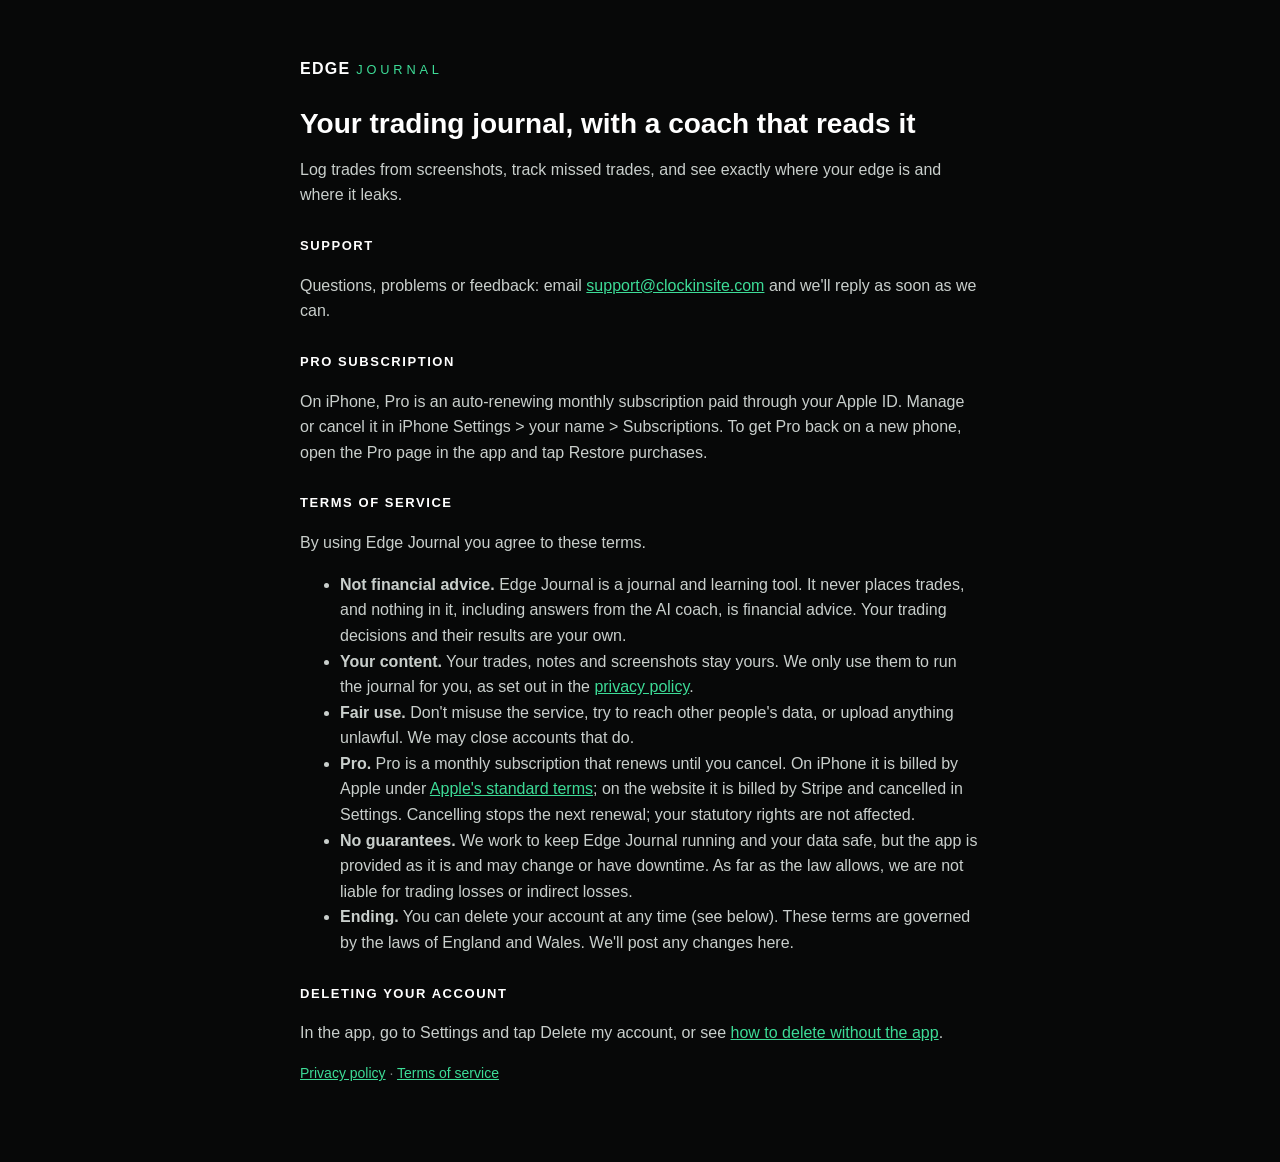
<file: index.html>
<!doctype html>
<html lang="en">
<head>
<meta charset="utf-8">
<meta name="viewport" content="width=device-width, initial-scale=1">
<title>Edge Journal support</title>
<link rel="stylesheet" href="style.css">
</head>
<body>
<main>
  <p class="brand">EDGE <span>JOURNAL</span></p>
  <h1>Your trading journal, with a coach that reads it</h1>
  <p>Log trades from screenshots, track missed trades, and see exactly where your edge is and where it leaks.</p>

  <h2>Support</h2>
  <p>Questions, problems or feedback: email <a href="mailto:support@clockinsite.com">support@clockinsite.com</a> and we'll reply as soon as we can.</p>

  <h2>Pro subscription</h2>
  <p>On iPhone, Pro is an auto-renewing monthly subscription paid through your Apple ID. Manage or cancel it in iPhone Settings &gt; your name &gt; Subscriptions. To get Pro back on a new phone, open the Pro page in the app and tap Restore purchases.</p>

  <h2 id="terms">Terms of service</h2>
  <p>By using Edge Journal you agree to these terms.</p>
  <ul>
    <li><strong>Not financial advice.</strong> Edge Journal is a journal and learning tool. It never places trades, and nothing in it, including answers from the AI coach, is financial advice. Your trading decisions and their results are your own.</li>
    <li><strong>Your content.</strong> Your trades, notes and screenshots stay yours. We only use them to run the journal for you, as set out in the <a href="privacy.html">privacy policy</a>.</li>
    <li><strong>Fair use.</strong> Don't misuse the service, try to reach other people's data, or upload anything unlawful. We may close accounts that do.</li>
    <li><strong>Pro.</strong> Pro is a monthly subscription that renews until you cancel. On iPhone it is billed by Apple under <a href="https://www.apple.com/legal/internet-services/itunes/dev/stdeula/">Apple's standard terms</a>; on the website it is billed by Stripe and cancelled in Settings. Cancelling stops the next renewal; your statutory rights are not affected.</li>
    <li><strong>No guarantees.</strong> We work to keep Edge Journal running and your data safe, but the app is provided as it is and may change or have downtime. As far as the law allows, we are not liable for trading losses or indirect losses.</li>
    <li><strong>Ending.</strong> You can delete your account at any time (see below). These terms are governed by the laws of England and Wales. We'll post any changes here.</li>
  </ul>

  <h2>Deleting your account</h2>
  <p>In the app, go to Settings and tap Delete my account, or see <a href="delete-account.html">how to delete without the app</a>.</p>

  <p class="dim"><a href="privacy.html">Privacy policy</a> &middot; <a href="#terms">Terms of service</a></p>
</main>
</body>
</html>
</file>
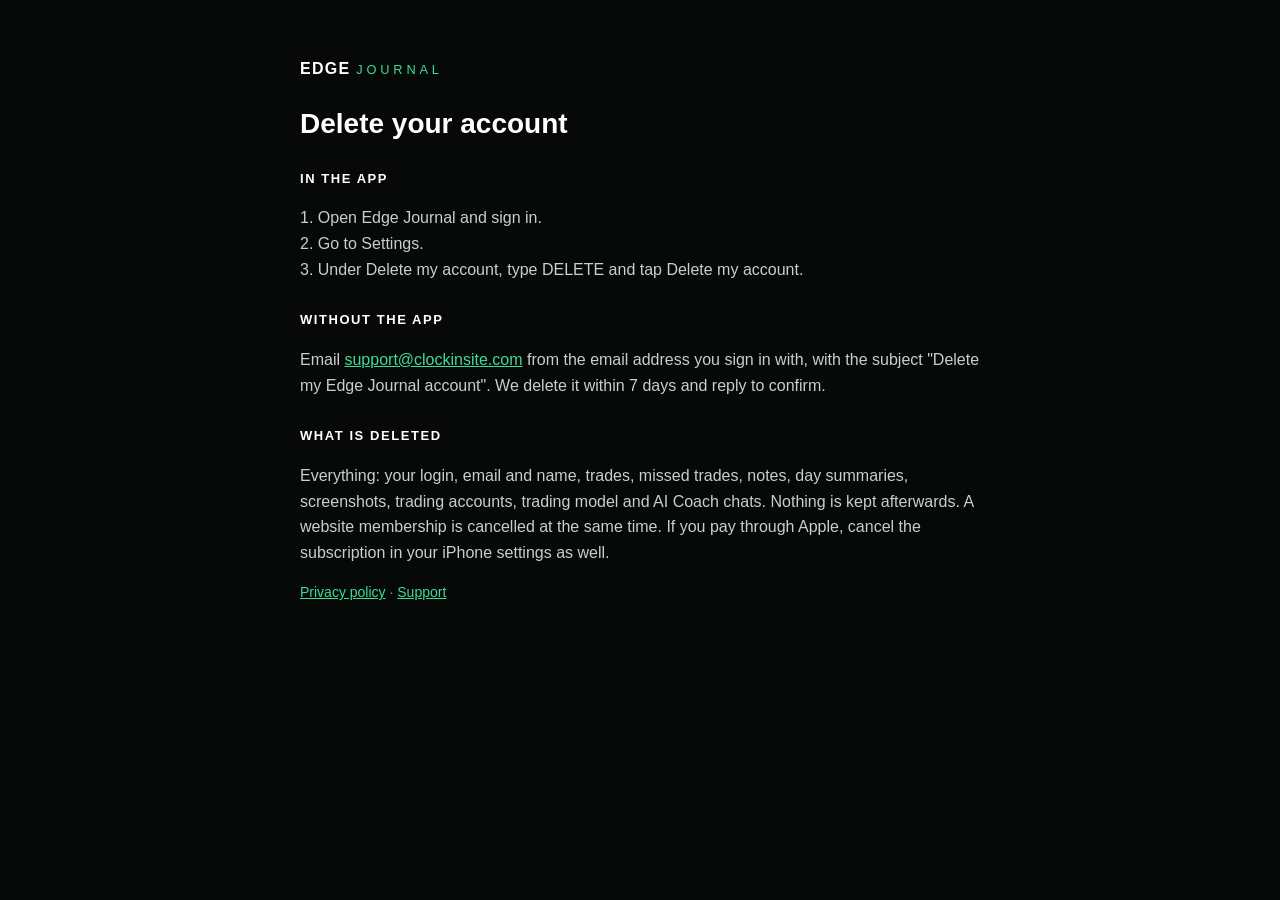
<file: delete-account.html>
<!doctype html>
<html lang="en">
<head>
<meta charset="utf-8">
<meta name="viewport" content="width=device-width, initial-scale=1">
<title>Delete your Edge Journal account</title>
<link rel="stylesheet" href="style.css">
</head>
<body>
<main>
  <p class="brand">EDGE <span>JOURNAL</span></p>
  <h1>Delete your account</h1>

  <h2>In the app</h2>
  <p>1. Open Edge Journal and sign in.<br>2. Go to Settings.<br>3. Under Delete my account, type DELETE and tap Delete my account.</p>

  <h2>Without the app</h2>
  <p>Email <a href="mailto:support@clockinsite.com?subject=Delete%20my%20Edge%20Journal%20account">support@clockinsite.com</a> from the email address you sign in with, with the subject "Delete my Edge Journal account". We delete it within 7 days and reply to confirm.</p>

  <h2>What is deleted</h2>
  <p>Everything: your login, email and name, trades, missed trades, notes, day summaries, screenshots, trading accounts, trading model and AI Coach chats. Nothing is kept afterwards. A website membership is cancelled at the same time. If you pay through Apple, cancel the subscription in your iPhone settings as well.</p>

  <p class="dim"><a href="privacy.html">Privacy policy</a> · <a href="index.html">Support</a></p>
</main>
</body>
</html>
</file>
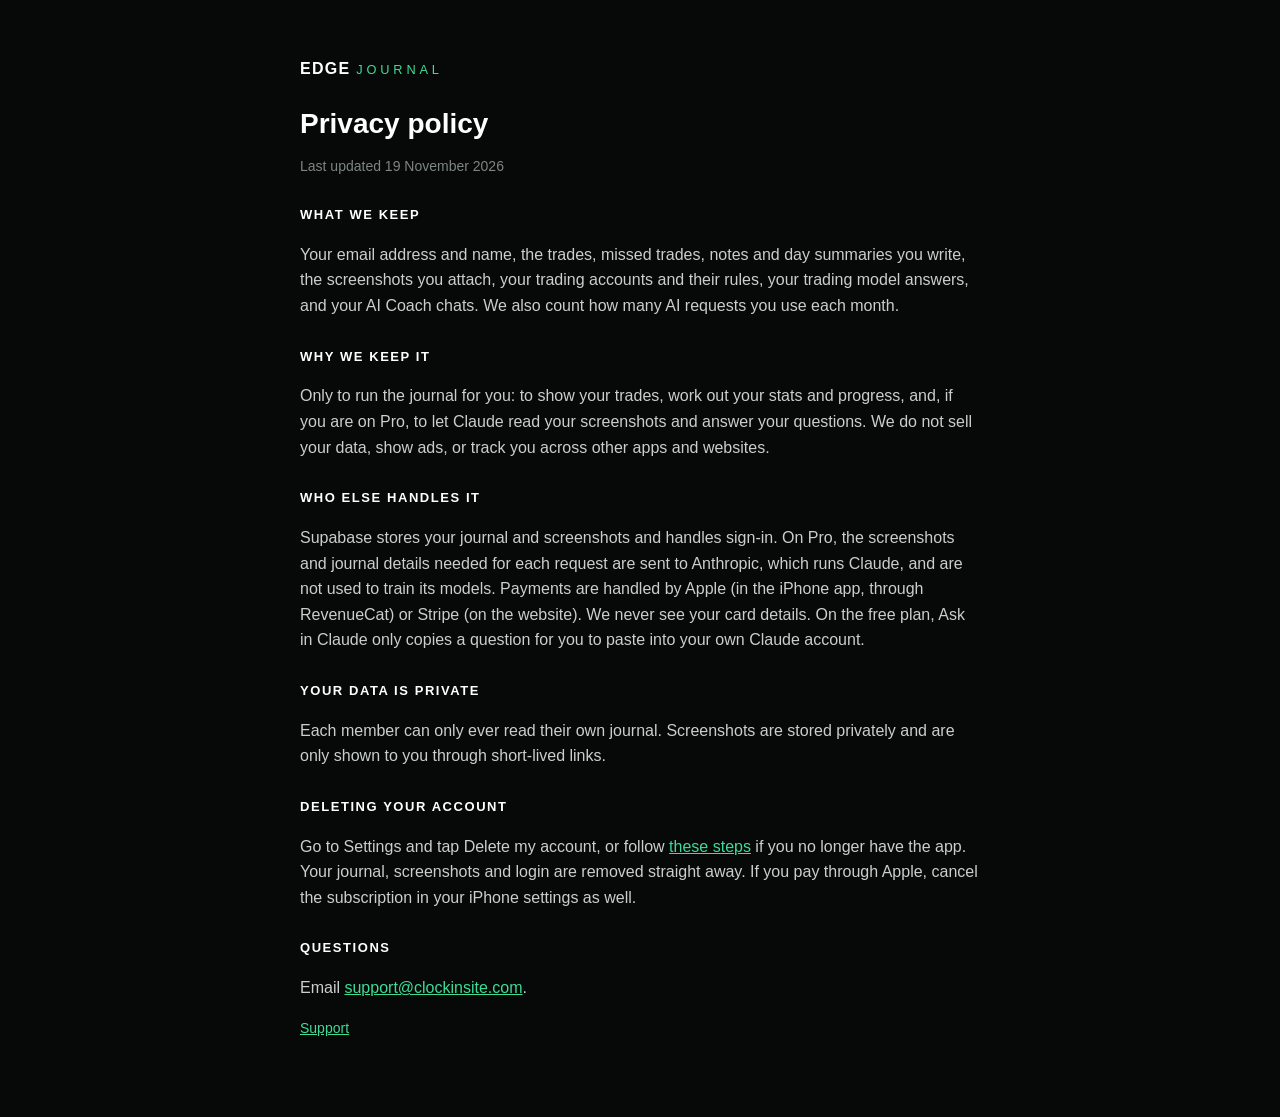
<file: privacy.html>
<!doctype html>
<html lang="en">
<head>
<meta charset="utf-8">
<meta name="viewport" content="width=device-width, initial-scale=1">
<title>Edge Journal privacy policy</title>
<link rel="stylesheet" href="style.css">
</head>
<body>
<main>
  <p class="brand">EDGE <span>JOURNAL</span></p>
  <h1>Privacy policy</h1>
  <p class="dim">Last updated 19 November 2026</p>

  <h2>What we keep</h2>
  <p>Your email address and name, the trades, missed trades, notes and day summaries you write, the screenshots you attach, your trading accounts and their rules, your trading model answers, and your AI Coach chats. We also count how many AI requests you use each month.</p>

  <h2>Why we keep it</h2>
  <p>Only to run the journal for you: to show your trades, work out your stats and progress, and, if you are on Pro, to let Claude read your screenshots and answer your questions. We do not sell your data, show ads, or track you across other apps and websites.</p>

  <h2>Who else handles it</h2>
  <p>Supabase stores your journal and screenshots and handles sign-in. On Pro, the screenshots and journal details needed for each request are sent to Anthropic, which runs Claude, and are not used to train its models. Payments are handled by Apple (in the iPhone app, through RevenueCat) or Stripe (on the website). We never see your card details. On the free plan, Ask in Claude only copies a question for you to paste into your own Claude account.</p>

  <h2>Your data is private</h2>
  <p>Each member can only ever read their own journal. Screenshots are stored privately and are only shown to you through short-lived links.</p>

  <h2>Deleting your account</h2>
  <p>Go to Settings and tap Delete my account, or follow <a href="delete-account.html">these steps</a> if you no longer have the app. Your journal, screenshots and login are removed straight away. If you pay through Apple, cancel the subscription in your iPhone settings as well.</p>

  <h2>Questions</h2>
  <p>Email <a href="mailto:support@clockinsite.com">support@clockinsite.com</a>.</p>

  <p class="dim"><a href="index.html">Support</a></p>
</main>
</body>
</html>
</file>
<file: style.css>
:root { color-scheme: dark; }
body { margin: 0; background: #070808; color: #c9cfcc; font: 16px/1.6 -apple-system, BlinkMacSystemFont, "Segoe UI", Roboto, sans-serif; }
main { max-width: 680px; margin: 0 auto; padding: 40px 16px 64px; }
.brand { color: #fff; font-weight: 700; letter-spacing: .08em; }
.brand span { color: #3ddc97; font-weight: 500; letter-spacing: .3em; font-size: .8em; }
h1 { color: #fff; font-size: 28px; line-height: 1.25; margin: 24px 0 8px; }
h2 { color: #fff; font-size: 13px; letter-spacing: .12em; text-transform: uppercase; margin: 28px 0 6px; }
a { color: #3ddc97; }
.dim { color: #7d8682; font-size: 14px; }
</file>
